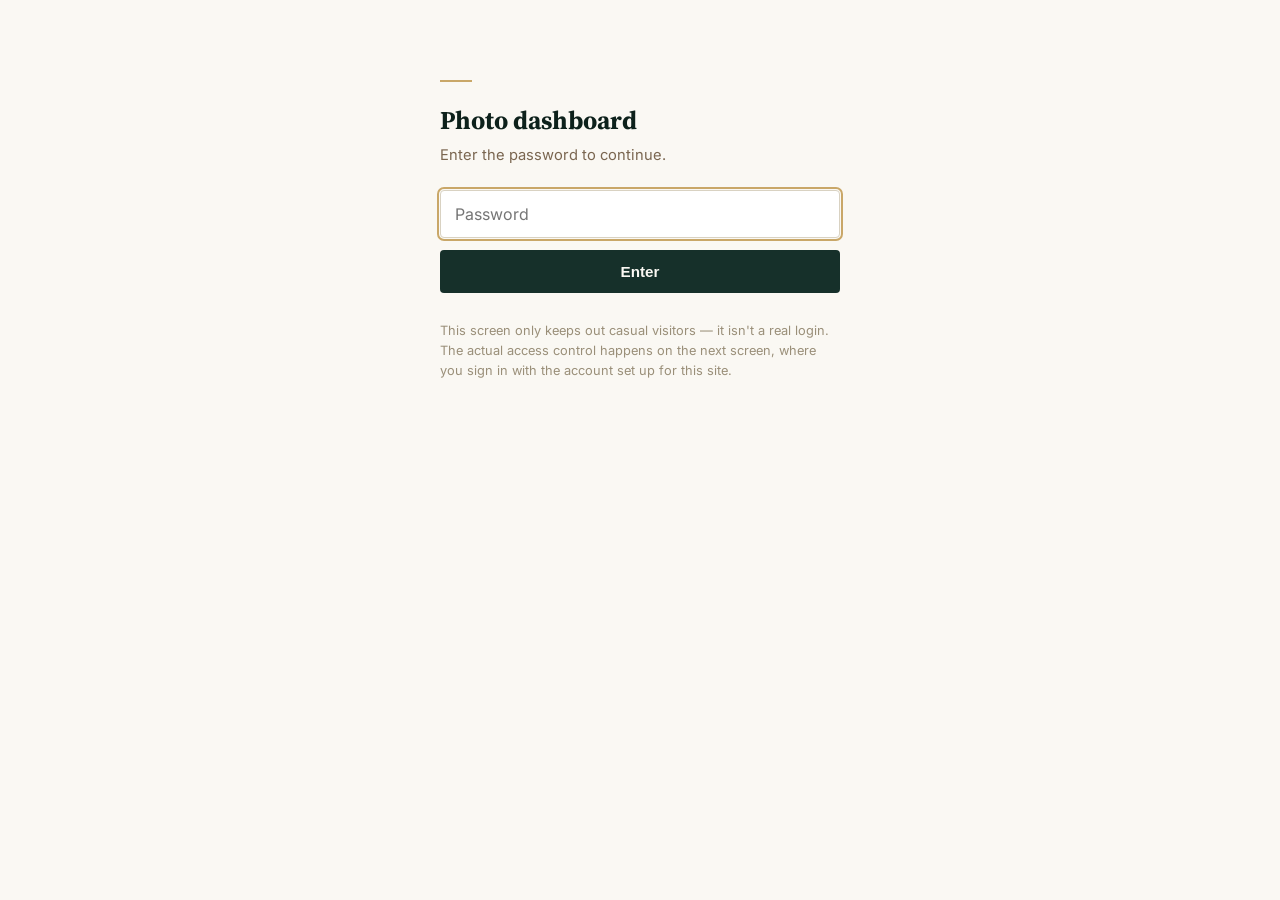
<file: index (1).html>
<!doctype html>
<html lang="en">
<head>
<meta charset="utf-8" />
<meta name="viewport" content="width=device-width, initial-scale=1" />
<meta name="robots" content="noindex, nofollow" />
<title>Photo dashboard — External Excellencies Global Foundation</title>
<link rel="preconnect" href="https://fonts.googleapis.com">
<link rel="preconnect" href="https://fonts.gstatic.com" crossorigin>
<link href="https://fonts.googleapis.com/css2?family=Source+Serif+4:opsz,wght@8..60,600&family=Inter:wght@400;500;600&display=swap" rel="stylesheet">
<style>
  :root { --forest:#16302A; --forest-deep:#0D211B; --ivory:#FAF8F3; --gold:#C9A768; --sand:#7A6650; --clay:#B5502F; }
  body { margin:0; font-family:"Inter",-apple-system,BlinkMacSystemFont,sans-serif; background:var(--ivory); color:#201F1B; }
  .rule { height:2px; width:32px; background:var(--gold); margin-bottom:20px; }

  /* ---------- password gate ---------- */
  #gate { max-width:400px; margin:0 auto; padding:80px 24px; }
  #gate h1 { font-family:"Source Serif 4",Georgia,serif; font-size:1.6rem; color:var(--forest-deep); margin:0 0 6px; }
  #gate p { color:var(--sand); font-size:0.92rem; line-height:1.6; margin:0 0 22px; }
  #gate input {
    width:100%; box-sizing:border-box; padding:13px 14px; font-size:1rem;
    border:1px solid #d9d2c2; border-radius:4px; margin-bottom:12px; font-family:inherit;
  }
  #gate input:focus { outline:2px solid var(--gold); outline-offset:1px; }
  #gate button {
    width:100%; padding:13px 14px; font-size:0.95rem; font-weight:600;
    background:var(--forest); color:var(--ivory); border:none; border-radius:4px; cursor:pointer;
  }
  #gate button:hover { background:var(--forest-deep); }
  #gate .err { color:var(--clay); font-size:0.88rem; margin-top:10px; display:none; }
  #gate .note { margin-top:28px; font-size:0.8rem; color:#9a8f79; line-height:1.6; }

  /* ---------- loading state, shown after the gate ---------- */
  #boot { max-width:620px; margin:0 auto; padding:64px 24px; display:none; }
  #boot h1 { font-family:"Source Serif 4",Georgia,serif; font-size:1.7rem; color:var(--forest-deep); margin:0 0 6px; }
  #boot .sub { color:var(--sand); font-size:0.95rem; margin:0 0 28px; }
  #boot ol { padding-left:20px; line-height:1.7; font-size:0.95rem; }
  #boot li { margin-bottom:8px; }
  #boot code { background:#EFEADF; padding:2px 6px; border-radius:3px; font-size:0.85em; }
  .spinner { display:inline-block; width:14px; height:14px; border:2px solid #d9d2c2; border-top-color:var(--forest); border-radius:50%; animation:spin .8s linear infinite; vertical-align:-2px; margin-right:8px; }
  @keyframes spin { to { transform:rotate(360deg); } }
  @media (prefers-reduced-motion: reduce) { .spinner { animation:none; } }
</style>
</head>
<body>

<!-- ============================================================
     PASSWORD GATE
     ------------------------------------------------------------
     Read this before relying on it: this only keeps out someone
     casually clicking the Admin link in the footer. The password
     lives in this page's own code, so anyone who looks at the page
     source (right-click → View Page Source) can read it. It is a
     doorbell, not a lock.

     The lock that actually matters is the GitHub / Netlify Identity
     login the dashboard asks for underneath — that is what decides
     who can actually publish a change to the site. Set that up per
     DASHBOARD-SETUP.md; this gate is just a courtesy screen in front
     of it so the CMS login page isn't the first thing a random
     visitor sees.
     ============================================================ -->
<div id="gate">
  <div class="rule"></div>
  <h1>Photo dashboard</h1>
  <p>Enter the password to continue.</p>
  <input type="password" id="gate-input" placeholder="Password" autocomplete="off" />
  <button id="gate-submit">Enter</button>
  <p class="err" id="gate-err">That password isn't right. Try again.</p>
  <p class="note">This screen only keeps out casual visitors — it isn't a real
    login. The actual access control happens on the next screen, where you sign
    in with the account set up for this site.</p>
</div>

<!-- Shown only while the real dashboard loads, or if it can't load because
     config.yml still has the placeholder repository name. -->
<div id="boot">
  <div class="rule"></div>
  <h1>Loading the editor…</h1>
  <p class="sub"><span class="spinner"></span>This can take a few seconds.</p>
  <p class="sub">If this message stays on screen, the dashboard has not been connected to a repository yet. To connect it:</p>
  <ol>
    <li>Put this website in a GitHub repository.</li>
    <li>Open <code>admin/config.yml</code> and replace <code>YOUR-GITHUB-USERNAME/YOUR-REPO-NAME</code> with the real repository.</li>
    <li>Deploy the site on Netlify and turn on <strong>Identity</strong> and <strong>Git Gateway</strong> in the Netlify site settings.</li>
    <li>Invite yourself as a user under Identity, accept the email, then come back here and log in.</li>
  </ol>
  <p class="sub">Full walkthrough in <code>DASHBOARD-SETUP.md</code>.</p>
</div>

<script>
  // Changing the password: edit the string on the right below, save, and
  // re-publish this file. It is plain text here on purpose — see the note
  // above about what this gate can and can't do.
  var GATE_PASSWORD = "KaribuKenya@23";

  var gate  = document.getElementById('gate');
  var boot  = document.getElementById('boot');
  var input = document.getElementById('gate-input');
  var err   = document.getElementById('gate-err');

  function unlock() {
    // Held for this browser tab only — closing the tab locks it again.
    sessionStorage.setItem('eegf-admin-unlocked', '1');
    gate.style.display = 'none';
    boot.style.display = 'block';
    loadCMS();
  }

  document.getElementById('gate-submit').addEventListener('click', check);
  input.addEventListener('keydown', function (e) { if (e.key === 'Enter') check(); });
  function check() {
    if (input.value === GATE_PASSWORD) { unlock(); }
    else { err.style.display = 'block'; input.value = ''; input.focus(); }
  }

  function loadCMS() {
    var s = document.createElement('script');
    s.src = 'https://unpkg.com/decap-cms@^3.7.0/dist/decap-cms.js';
    document.body.appendChild(s);

    var tries = 0;
    var check2 = setInterval(function () {
      if (document.querySelector('#nc-root, [class*="AppMainContainer"]')) {
        boot.remove();
        clearInterval(check2);
      }
      if (++tries > 40) clearInterval(check2);
    }, 300);
  }

  if (sessionStorage.getItem('eegf-admin-unlocked') === '1') unlock();
  else input.focus();
</script>
</body>
</html>
</file>
